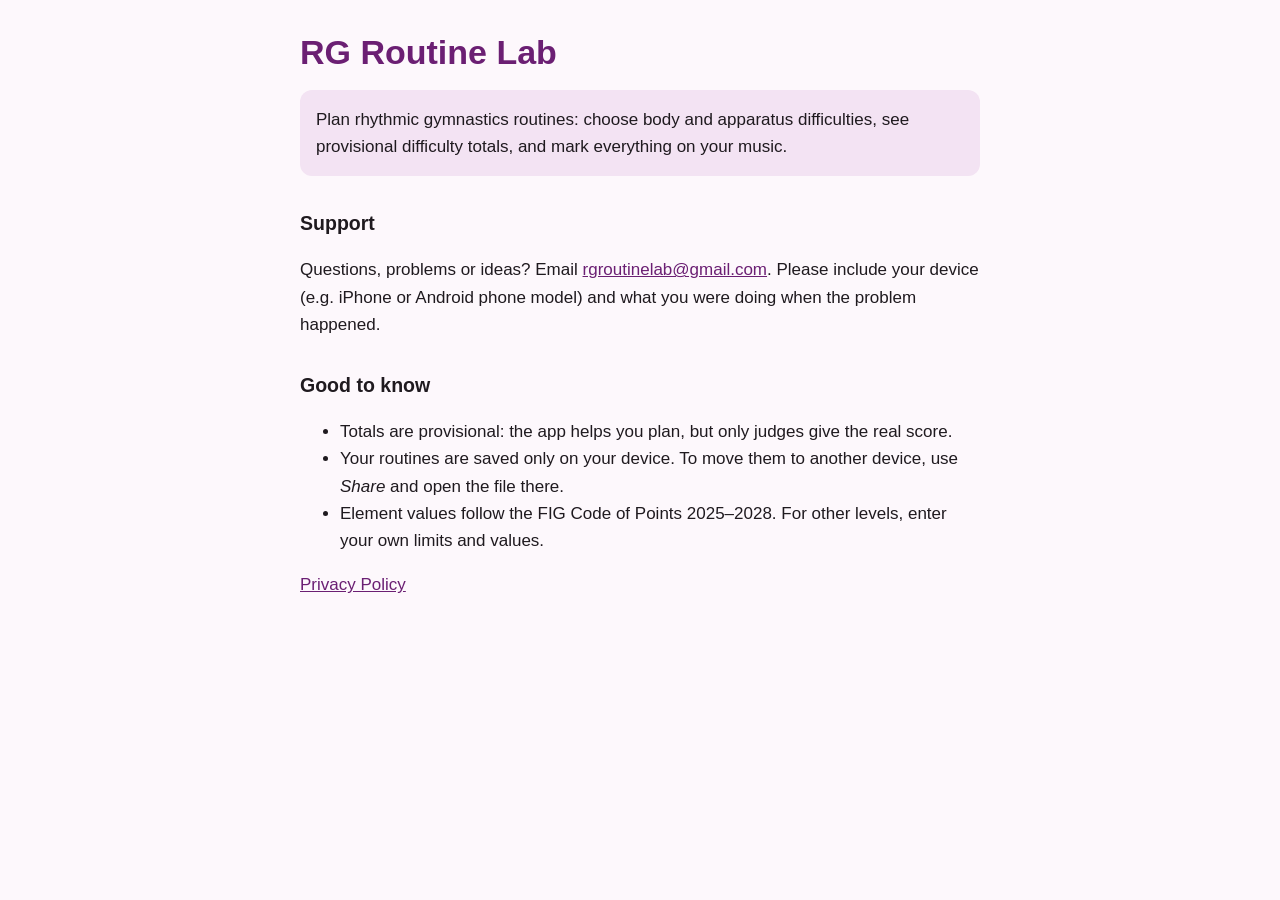
<file: docs/index.html>
<!doctype html>
<html lang="en">
<head>
<meta charset="utf-8">
<meta name="viewport" content="width=device-width, initial-scale=1">
<title>RG Routine Lab – Support</title>
<link rel="stylesheet" href="style.css">
</head>
<body>
<main>
<h1>RG Routine Lab</h1>
<p class="summary">Plan rhythmic gymnastics routines: choose body and
apparatus difficulties, see provisional difficulty totals, and mark
everything on your music.</p>

<h2>Support</h2>
<p>Questions, problems or ideas? Email
<a href="mailto:rgroutinelab@gmail.com">rgroutinelab@gmail.com</a>. Please include your
device (e.g. iPhone or Android phone model) and what you were doing when
the problem happened.</p>

<h2>Good to know</h2>
<ul>
<li>Totals are provisional: the app helps you plan, but only judges give
the real score.</li>
<li>Your routines are saved only on your device. To move them to another
device, use <em>Share</em> and open the file there.</li>
<li>Element values follow the FIG Code of Points 2025–2028. For other
levels, enter your own limits and values.</li>
</ul>

<p><a href="privacy.html">Privacy Policy</a></p>
</main>
</body>
</html>
</file>
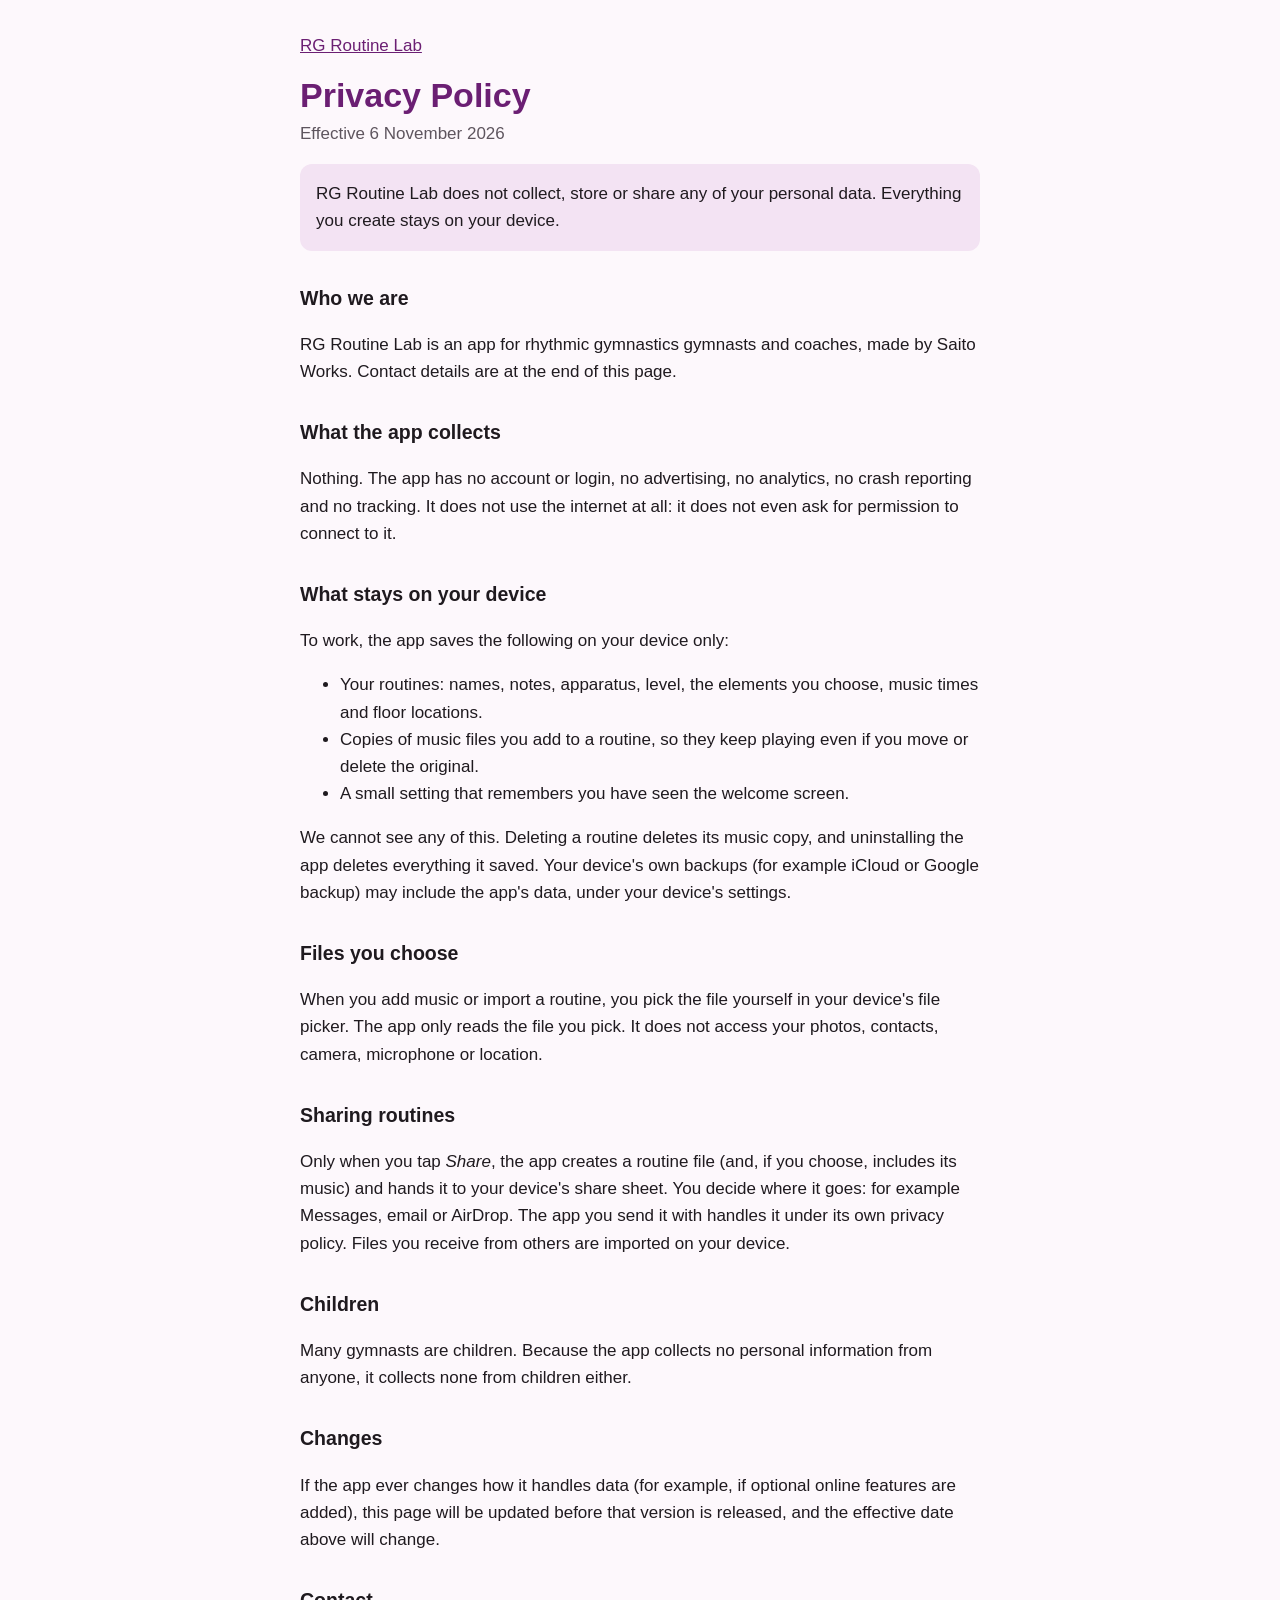
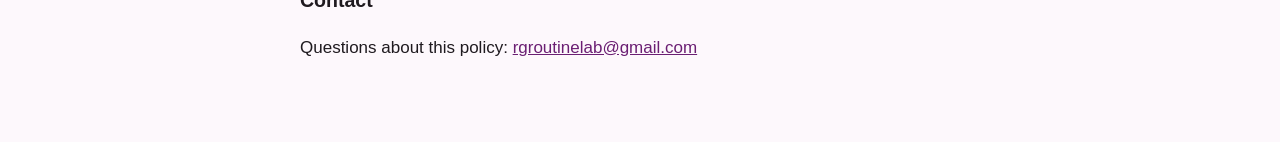
<file: docs/privacy.html>
<!doctype html>
<html lang="en">
<head>
<meta charset="utf-8">
<meta name="viewport" content="width=device-width, initial-scale=1">
<title>RG Routine Lab – Privacy Policy</title>
<link rel="stylesheet" href="style.css">
</head>
<body>
<main>
<p class="back"><a href="./">RG Routine Lab</a></p>
<h1>Privacy Policy</h1>
<p class="meta">Effective 6 November 2026</p>

<p class="summary">RG Routine Lab does not collect, store or share any of
your personal data. Everything you create stays on your device.</p>

<h2>Who we are</h2>
<p>RG Routine Lab is an app for rhythmic gymnastics gymnasts and coaches,
made by Saito Works. Contact details are at the end of this page.</p>

<h2>What the app collects</h2>
<p>Nothing. The app has no account or login, no advertising, no analytics,
no crash reporting and no tracking. It does not use the internet at all:
it does not even ask for permission to connect to it.</p>

<h2>What stays on your device</h2>
<p>To work, the app saves the following on your device only:</p>
<ul>
<li>Your routines: names, notes, apparatus, level, the elements you choose,
music times and floor locations.</li>
<li>Copies of music files you add to a routine, so they keep playing even
if you move or delete the original.</li>
<li>A small setting that remembers you have seen the welcome screen.</li>
</ul>
<p>We cannot see any of this. Deleting a routine deletes its music copy,
and uninstalling the app deletes everything it saved. Your device's own
backups (for example iCloud or Google backup) may include the app's data,
under your device's settings.</p>

<h2>Files you choose</h2>
<p>When you add music or import a routine, you pick the file yourself in
your device's file picker. The app only reads the file you pick. It does
not access your photos, contacts, camera, microphone or location.</p>

<h2>Sharing routines</h2>
<p>Only when you tap <em>Share</em>, the app creates a routine file (and,
if you choose, includes its music) and hands it to your device's share
sheet. You decide where it goes: for example Messages, email or AirDrop.
The app you send it with handles it under its own privacy policy. Files
you receive from others are imported on your device.</p>

<h2>Children</h2>
<p>Many gymnasts are children. Because the app collects no personal
information from anyone, it collects none from children either.</p>

<h2>Changes</h2>
<p>If the app ever changes how it handles data (for example, if optional
online features are added), this page will be updated before that version
is released, and the effective date above will change.</p>

<h2>Contact</h2>
<p>Questions about this policy: <a href="mailto:rgroutinelab@gmail.com">rgroutinelab@gmail.com</a></p>
</main>
</body>
</html>
</file>
<file: docs/style.css>
:root {
  --bg: #fdf8fc;
  --text: #1f1a1f;
  --muted: #5e555e;
  --accent: #6b1f73;
  --summary-bg: #f3e3f3;
  color-scheme: light dark;
}

@media (prefers-color-scheme: dark) {
  :root {
    --bg: #171217;
    --text: #ece0ea;
    --muted: #b8a9b6;
    --accent: #e7b3ec;
    --summary-bg: #34203a;
  }
}

body {
  margin: 0;
  background: var(--bg);
  color: var(--text);
  font: 17px/1.6 -apple-system, BlinkMacSystemFont, "Segoe UI", Roboto,
    sans-serif;
}

main {
  max-width: 680px;
  margin: 0 auto;
  padding: 32px 16px 64px;
}

h1 {
  color: var(--accent);
  line-height: 1.2;
  margin: 0 0 4px;
}

h2 {
  font-size: 1.15em;
  margin: 32px 0 8px;
}

a {
  color: var(--accent);
}

.meta,
.back {
  color: var(--muted);
  margin: 0 0 16px;
}

.summary {
  background: var(--summary-bg);
  border-radius: 12px;
  padding: 16px;
}
</file>
